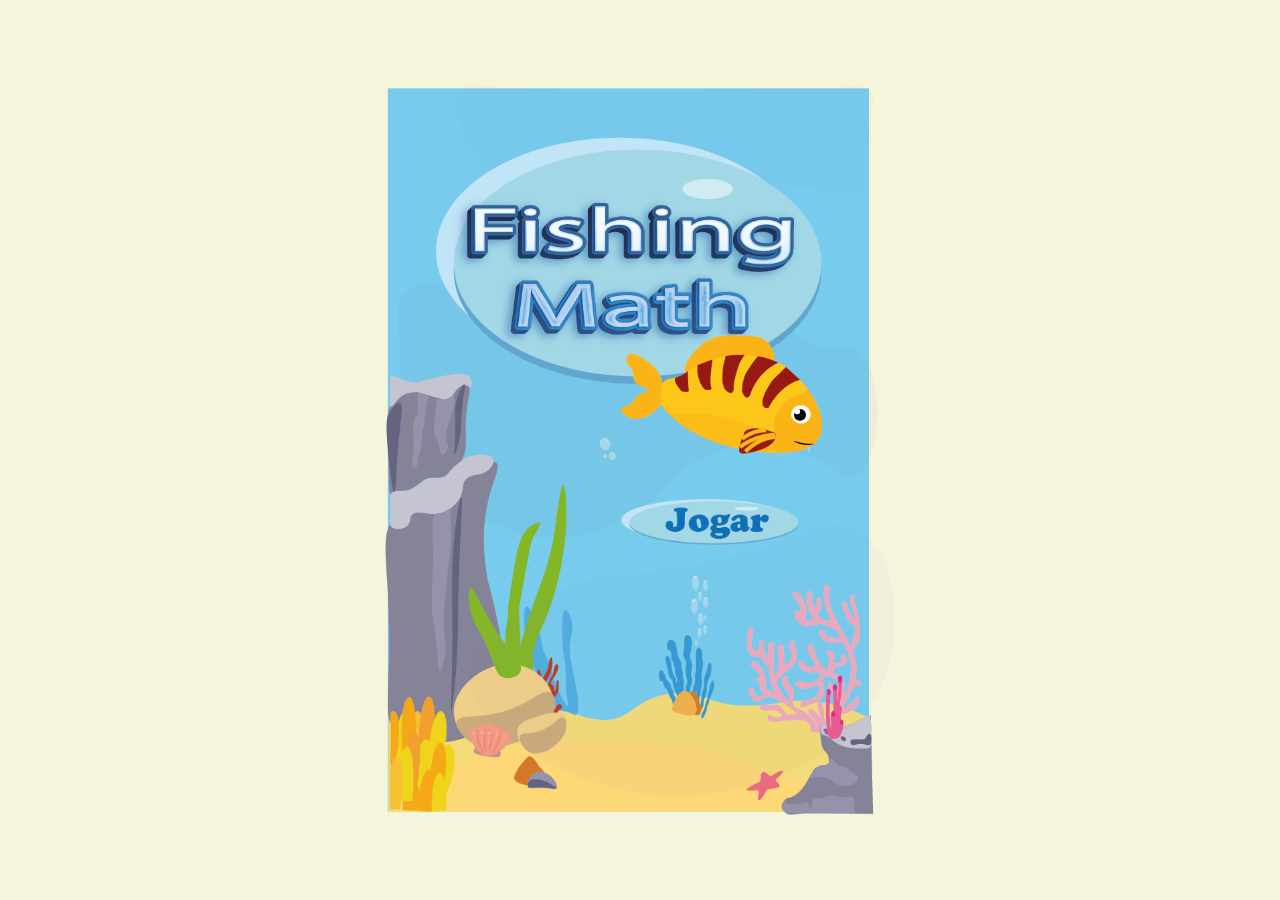
<file: index.html>
<!DOCTYPE html>
<html lang="en">
<head>
    <meta charset="UTF-8">
    <meta name="viewport" content="width=device-width, initial-scale=1.0">
    <title>Fishing Math</title>
    <link rel="shortcut icon" href="IMG/fundoDoMar.png" type="image/x-icon">
    <link rel="stylesheet" href="CSS/styleInicio.css">
</head>
<body>
    <div id="posicaoBtnJogar">
        <a href="telaInicio.html" target="_self" id="btnJogar"></a>
    </div>
</body>
</html>
</file>
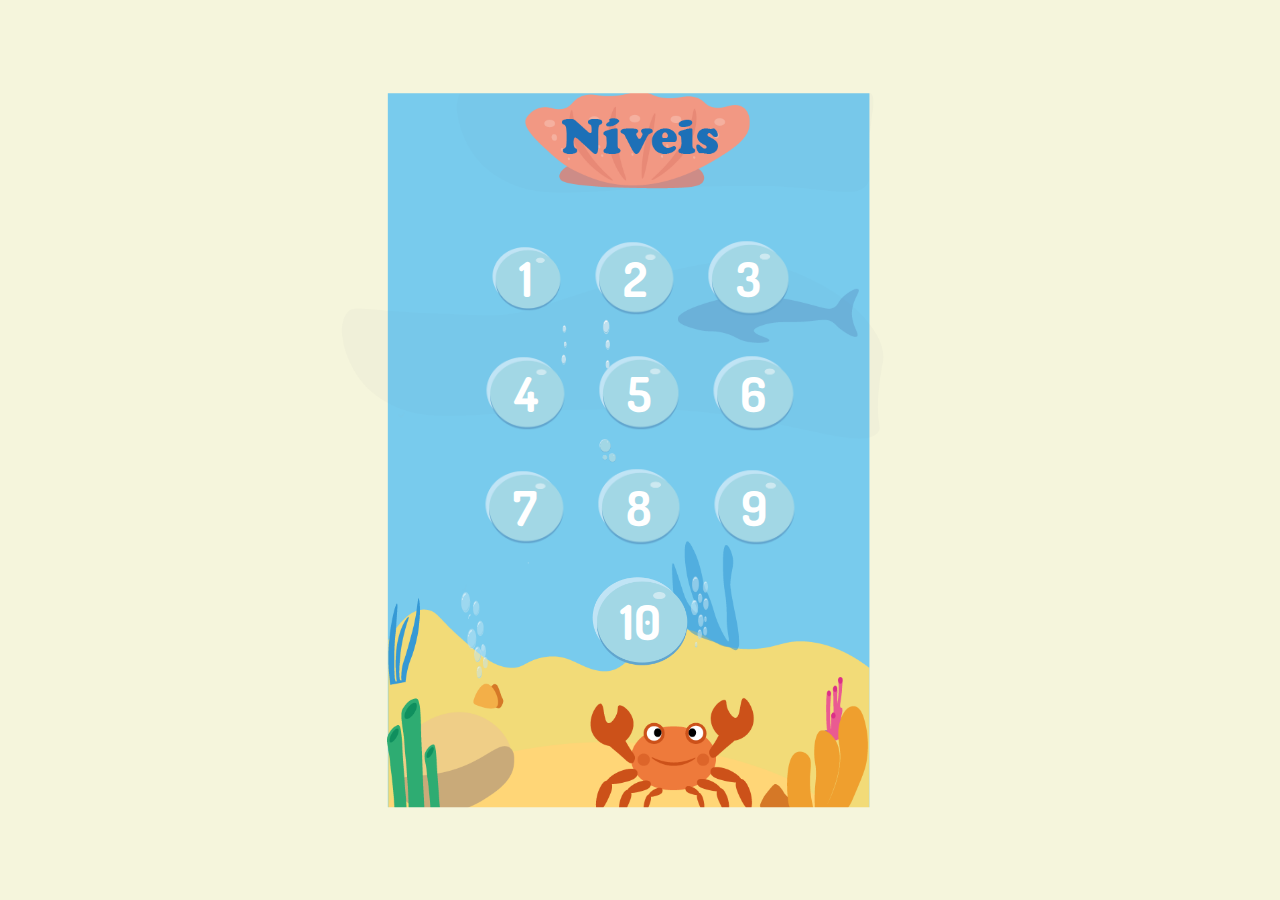
<file: telaInicio.html>
<!DOCTYPE html>
<html lang="en">
<head>
    <meta charset="UTF-8">
    <meta name="viewport" content="width=device-width, initial-scale=1.0">
    <title>Fishing Math</title>
    <link rel="shortcut icon" href="IMG/fundoDoMar.png" type="image/x-icon">
    <link rel="stylesheet" href="CSS/styleJogo.css">
    <style>
        @import url('https://fonts.googleapis.com/css2?family=Dosis:wght@200..800&display=swap');
    </style>
</head>
<body>
    <div id="jogar">
        <input type="button" id="btnJogar">
    </div>
    <div id="tabuadas"> <!-- Início div tabuadas -->
        <div id="ajustarColunasTabuadas">
            <div id="ajustarLinhasTabuadas1">
                <input type="button" class="btnTabuada" id="1" value="1">
                <input type="button" class="btnTabuada" id="2" value="2">
                <input type="button" class="btnTabuada" id="3" value="3">
            </div>
            <div id="ajustarLinhasTabuadas2">
                <input type="button" class="btnTabuada" id="4" value="4">
                <input type="button" class="btnTabuada" id="5" value="5">
                <input type="button" class="btnTabuada" id="6" value="6">
            </div>
            <div id="ajustarLinhasTabuadas3">
                <input type="button" class="btnTabuada" id="7" value="7">
                <input type="button" class="btnTabuada" id="8" value="8">
                <input type="button" class="btnTabuada" id="9" value="9">
            </div>
            <input type="button" class="btnTabuada" id="10" value="10">
        </div>
    </div> <!-- Fim div tabuadas -->
    <div id="questao"> <!-- Início div questao -->
        <p id="textoMensagem"></p>
        <div id="conta">
        <p id="perguntaNumero1" class="perguntinha"></p>
        <p id="sinalVezes"></p>
        <p id="perguntaNumero2" class="perguntinha"></p>
        <p id="sinalIgual"></p>
        </div>
        <div id="escolhas">
            <div id="parte1">
                <div class="resposta">
                    <!-- Atribuindo o value vazio para definí-lo no JS -->
                    <input type="button" class="alternativa" id="escolha1" value="">
                </div>
                <div class="resposta">
                    <!-- Atribuindo o value vazio para definí-lo no JS -->
                    <input type="button" class="alternativa" id="escolha2" value="">
                </div>
            </div>
            <div id="parte2">
                <div class="resposta">
                    <!-- Atribuindo o value vazio para definí-lo no JS -->
                    <input type="button" class="alternativa" id="escolha3" value="">
                </div>
                <div class="resposta">
                    <!-- Atribuindo o value vazio para definí-lo no JS -->
                    <input type="button" class="alternativa" id="escolha4" value="">
                </div>
            </div>
        </div>
        <a href="index.html" target="_self" id="btnVoltar">Voltar para o início</a>
    </div> <!-- Fim div questao -->
    <!-- Adiciona o elemento de áudio sem controles visíveis -->
    <audio autoplay loop style="display:none;">
        <source src="SND/Where's My Water - Theme Song.mp3" type="audio/mpeg">
        Seu navegador não suporta o elemento de áudio.
    </audio>
    <script src="JS/script.js"></script>
</body>
</html>
</file>
<file: CSS/styleInicio.css>
*{
    /* Resetando o CSS */
    margin: 0;
    padding: 0;
    box-sizing: border-box;
}

body{
    background-color:beige;
}

#posicaoBtnJogar{
    /* Ajustando a posição do fundo */
    position: absolute;
    top: 50%;
    left: 50%;
    transform: translate(-50%, -50%);
    display: flex;
    justify-content: flex-end;
    background-image: url("../IMG/telaInicial.png");
    background-size: contain; /* Faz a imagem cobrir toda a tela */
    background-repeat: no-repeat; /* Evita que a imagem se repita */
    background-position: center; /* Centraliza a imagem */
    padding: 20rem;
}

#btnJogar{
    /* Modificando a posiçao do botão de jogar */
    transform: translate(+40%, +80%);
    cursor: pointer;
    text-decoration: none;
    border: none;
    outline: none;
    background-image: url("../IMG/btnJogar.png");
    background-size: contain; /* Faz a imagem reduzir para caber */
    width: 190px;
    height: 90px;
    background-repeat: no-repeat; /* Evita que a imagem se repita */
    background-position: center; /* Centraliza a imagem */
}
</file>
<file: CSS/styleJogo.css>
*{
    /* Resetando o CSS */
    margin: 0;
    padding: 0;
    box-sizing: border-box;
    font-family: "Dosis", sans-serif;
}

body{
    background-color:beige;
}

#textoMensagem{
    /* Modificando o texto de mensagem */
    font-weight: 700;
    font-size: 1.5rem;
    color: darkblue;
}

#tabuadas {
    /* Ajustando as tabuadas no meio da tela, em linhas e colunas */
    position: absolute;
    top: 50%;
    left: 50%;
    transform: translate(-50%, -50%);
    text-align: center;
    background-image: url("../IMG/telaNiveis.png");
    background-size: cover; /* Faz a imagem cobrir toda a tela */
    background-repeat: no-repeat; /* Evita que a imagem se repita */
    background-position: center; /* Centraliza a imagem */
    padding: 8rem;
}

.btnTabuada{
    /* Alterando a margem e tamanho dos botões */
    padding: 1.7rem;
    margin-left: 1rem;
    margin-right: 1rem;
    background-image: url("../IMG/bolha.png"); /* Caminho da imagem */
    background-size: contain; /* Ajusta a imagem para caber no botão */
    background-repeat: no-repeat; /* Evita que a imagem se repita */
    background-position: center; /* Centraliza a imagem no botão */
    background-color: transparent; /* Define o fundo como transparente */
    border: none; /* Remove a borda padrão */
    color: white; /* Define a cor do texto */
    font-size: 3rem;
    font-weight: 700;
    cursor: pointer; /* Muda o cursor ao passar sobre o botão */
    transition: transform 0.1s ease; /* Transição suave para o tamanho */
}

.btnTabuada:hover{
    /* Quando o botão é passado, aumenta suavemente o tamanho do botão */
    transform: scale(1.2);
}

.btnTabuada:active{
    /* Quando o botão é clicado, diminue suavemente o tamanho do botão */
    transform: scale(1);
}

#conta{
    /* Posicionando a conta no centro da página */
    display: flex;
    flex-direction: row;
    justify-content: center;
}

.perguntinha{
    /* Alterando a margem e tamanho dos botões */
    margin: 1rem;
    margin-left: 3rem;
    margin-right: 3rem;
    margin-top: 1rem;
    padding: 2rem;
    background-image: url("../IMG/bolha.png"); /* Caminho da imagem */
    background-size: contain; /* Ajusta a imagem para caber no botão */
    background-repeat: no-repeat; /* Evita que a imagem se repita */
    background-position: center; /* Centraliza a imagem no botão */
    background-color: transparent; /* Define o fundo como transparente */
    border: none; /* Remove a borda padrão */
    color: white; /* Define a cor do texto */
    font-size: 3rem;
    font-weight: 700;
}

#sinalVezes{
    /* Modificando a aparência do sinal de vezes */
    margin-top: 2rem;
    font-size: 4rem;
    font-weight: 800;
    color: darkblue;
}

#sinalIgual{
    /* Modificando a aparência do sinal de igual */
    margin-top: 2rem;
    font-size: 4rem;
    font-weight: 800;
    color: darkblue;
}

#escolhas{
    /* Modificando a posição das alternativas */
    display: flex;
    flex-direction: row;
    justify-content: center;
}

#parte1{
    /* Modificando a posição das alternativas */
    display: flex;
    flex-direction: column;
}

#parte2{
    /* Modificando a posição das alternativas */
    display: flex;
    flex-direction: column;
}

.alternativa{
    /* Alterando a margem e tamanho dos botões */
    margin-left: 1rem;
    margin-right: 1rem;
    margin-top: 0.5rem;
    padding: 2rem;
    background-image: url("../IMG/pedra.png"); /* Caminho da imagem */
    background-size: contain; /* Ajusta a imagem para caber no botão */
    background-repeat: no-repeat; /* Evita que a imagem se repita */
    background-position: center; /* Centraliza a imagem no botão */
    background-color: transparent; /* Define o fundo como transparente */
    border: none; /* Remove a borda padrão */
    color: white; /* Define a cor do texto */
    font-size: 2rem;
    font-weight: 700;
    cursor: pointer; /* Muda o cursor ao passar sobre o botão */
    transition: transform 0.1s ease; /* Transição suave para o tamanho */
}

.alternativa:hover{
    /* Quando o botão é passado, aumenta suavemente o tamanho do botão */
    transform: scale(1.2);
}

.alternativa:active{
    /* Quando o botão é clicado, diminue suavemente o tamanho do botão */
    transform: scale(1);
}

#questao{
    /* Ajustando as questoes no meio da tela, em linhas e colunas */
    position: absolute;
    top: 50%;
    left: 50%;
    transform: translate(-50%, -50%);
    text-align: center;
    background-image: url("../IMG/telaJogo.png");
    background-size: cover; /* Faz a imagem cobrir toda a tela */
    background-repeat: no-repeat; /* Evita que a imagem se repita */
    background-position: center; /* Centraliza a imagem */
    padding: 6rem;
}

.opacidade-reduzida{
    opacity: 10;
}

#btnVoltar{
    text-decoration: none;
    font-size: 15px;
    margin-top: 30px;
    background-image: url("../IMG/btnJogarBolha.png"); /* Caminho da imagem */
    background-size: contain; /* Ajusta a imagem para caber no botão */
    background-repeat: no-repeat; /* Evita que a imagem se repita */
    background-position: center; /* Centraliza a imagem no botão */
    background-color: transparent; /* Define o fundo como transparente */
    padding: 2rem;
    display: inline-block;
    transition: transform 0.1s ease; /* Transição suave para o tamanho */
    color: white;
}

#btnVoltar:hover{
    /* Quando o botão é passado, aumenta suavemente o tamanho do botão */
    transform: scale(1.2);
}

#btnVoltar:active{
    /* Quando o botão é clicado, diminue suavemente o tamanho do botão */
    transform: scale(1);
}

/* Caso a tela seja a de um celular */
@media (max-width: 640px){
    #tabuadas {
        /* Ajustando as tabuadas no meio da tela, em linhas e colunas */
        position: static;
        transform: none;
        margin-top: 50%;
        margin-bottom: 50%;
    }

    .btnTabuada{
        /* Alterando a margem e tamanho dos botões */
        margin: 0.5rem;
        padding: 1rem;
        font-size: 1rem;
    }
}
</file>
